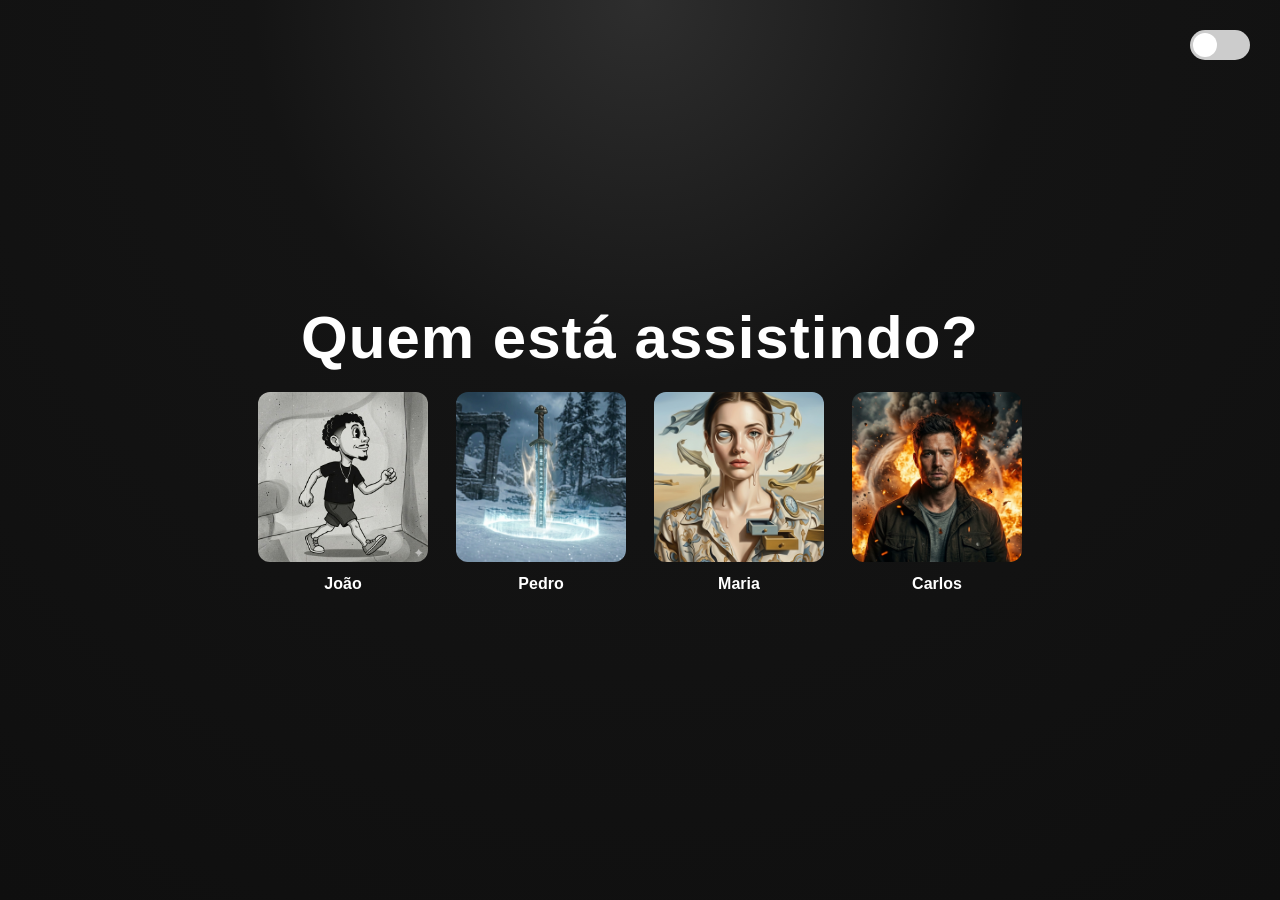
<file: index.html>
<!DOCTYPE html>
<html lang="pt-br">

<head>
    <meta charset="UTF-8">
    <meta name="viewport" content="width=device-width, initial-scale=1.0">
    <title>Netflix</title>
    <link rel="stylesheet" href="/assets/css/style.css">
</head>

<body>
    <input type="checkbox" id="theme-toggle" />
    <label for="theme-toggle" class="toggle-switch"></label>
    <main>
        <!-- seção de título principal -->
        <section class="whoIsWatching">
            <h1>Quem está assistindo?</h1>
        </section>

        <!-- seção de seleção de perfis -->
        <section class="profilesSection">
            <ul class="profiles">
                <!-- cada item é um perfil (avatar + nome) -->
                <li class="profile">
                    <a href="catalogo/catalogo.html"><img src="/assets/img/Perfil1.png" alt="Chapeleiro Maluco"></a>
                    <p>João</p>
                </li>
                <li class="profile">
                    <a href="catalogo/catalogo.html"><img src="/assets/img/Perfil2.png" alt="Vectrão"></a>
                    <p>Pedro</p>
                </li>
                <li class="profile">
                    <a href="catalogo/catalogo.html"><img src="/assets/img/Perfil3.png" alt="Cidade"></a>
                    <p>Maria</p>
                </li>
                <li class="profile">
                    <a href="catalogo/catalogo.html"><img src="/assets/img/Perfil4.png" alt="Caverna"></a>
                    <p>Carlos</p>
                </li>
            </ul>
        </section>
    </main>
    <script src="/assets/js/script.js"></script>
</body>

</html>
</file>
<file: assets/css/style.css>
/* Estilo inspirado na Netflix */
:root {
    --bg: #141414;
    --bg-alt: #181818;
    --text: #e5e5e5;
    --text-muted: #b3b3b3;
    --primary: #e50914;
}

/* Reset global e box model */
* {
    box-sizing: border-box;
}

/* Corpo da página e fundo Netflix-like */
html,
body {
    margin: 0;
    padding: 0;
    font-family: 'Helvetica Neue', Helvetica, Arial, sans-serif;
    background: radial-gradient(circle at top, #2e2e2e 0%, #141414 35%, #0f0f0f 100%);
    color: var(--text);
    min-height: 100%;
}

body {
    min-height: 100vh;
    display: flex;
    align-items: center;
    justify-content: center;
}

/* container principal centralizado */
main {
    width: min(100%, 1100px);
    padding: 2.5rem 1.5rem;
    display: flex;
    flex-direction: column;
    justify-content: center;
    align-items: center;
}

.whoIsWatching {
    text-align: center;
    width: 100%;
}

.profilesSection {
    display: flex;
    justify-content: center;
    width: 100%;
}

h1 {
    font-size: 60px;
    margin: 0 0 1rem;
    color: #ffffff;
    text-align: center;
    letter-spacing: 1px;
}

/* lista de perfis (flexbox para o Netflix-style) */
.profiles {
    list-style: none;
    display: flex;
    flex-wrap: wrap;
    justify-content: center;
    gap: 20px;
    margin: 0;
    padding: 0;
    width: fit-content;
}

.profile {
    background: transparent;
    border: none;
    border-radius: 0;
    padding: 0.25rem;
    text-align: center;
    transition: transform .2s ease-in-out;
    cursor: pointer;
}

.profile:hover {
    transform: translateY(-6px);
}

.profile img {
    width: 170px;
    height: 170px;
    object-fit: cover;
    border-radius: 12px;
    border: none;
    margin-bottom: .6rem;
}

.profile img:hover {
    border: 3px solid #fff;
}

.profile p {
    margin: 0;
    color: #fff;
    font-weight: 600;
}

@media (max-width: 540px) {
    main {
        padding: 1.5rem 0.75rem;
    }

    h1 {
        font-size: clamp(1.6rem, 6vw, 2.2rem);
    }

    .profile img {
        width: 120px;
        height: 120px;
    }
}

@media (min-width: 541px) and (max-width: 768px) {
    h1 {
        font-size: 48px;
    }

    .profile img {
        width: 140px;
        height: 140px;
    }
}

@media (min-width: 769px) and (max-width: 1024px) {
    h1 {
        font-size: 54px;
    }

    .profile img {
        width: 160px;
        height: 160px;
    }
}

@media (min-width: 1025px) {
    h1 {
        font-size: 60px;
    }

    .profile img {
        width: 170px;
        height: 170px;
    }
}

/* Light mode styles */
body.light-mode {
    background: linear-gradient(to bottom, #ffffff 0%, #f0f0f0 35%, #e0e0e0 100%);
    color: #141414;
}

body.light-mode h1 {
    color: #141414;
}

body.light-mode .profile p {
    color: #141414;
}

body.light-mode .profile img:hover {
    border: 3px solid #141414;
}

/* Toggle switch styles */
#theme-toggle {
    display: none;
}

.toggle-switch {
    position: fixed;
    top: 30px;
    right: 30px;
    width: 60px;
    height: 30px;
    background: #ccc;
    border-radius: 15px;
    cursor: pointer;
    transition: background 0.3s;
}

.toggle-switch::before {
    content: '';
    position: absolute;
    top: 3px;
    left: 3px;
    width: 24px;
    height: 24px;
    background: white;
    border-radius: 50%;
    transition: transform 0.3s;
}

#theme-toggle:checked + .toggle-switch {
    background: var(--primary);
}

#theme-toggle:checked + .toggle-switch::before {
    transform: translateX(30px);
}
</file>
